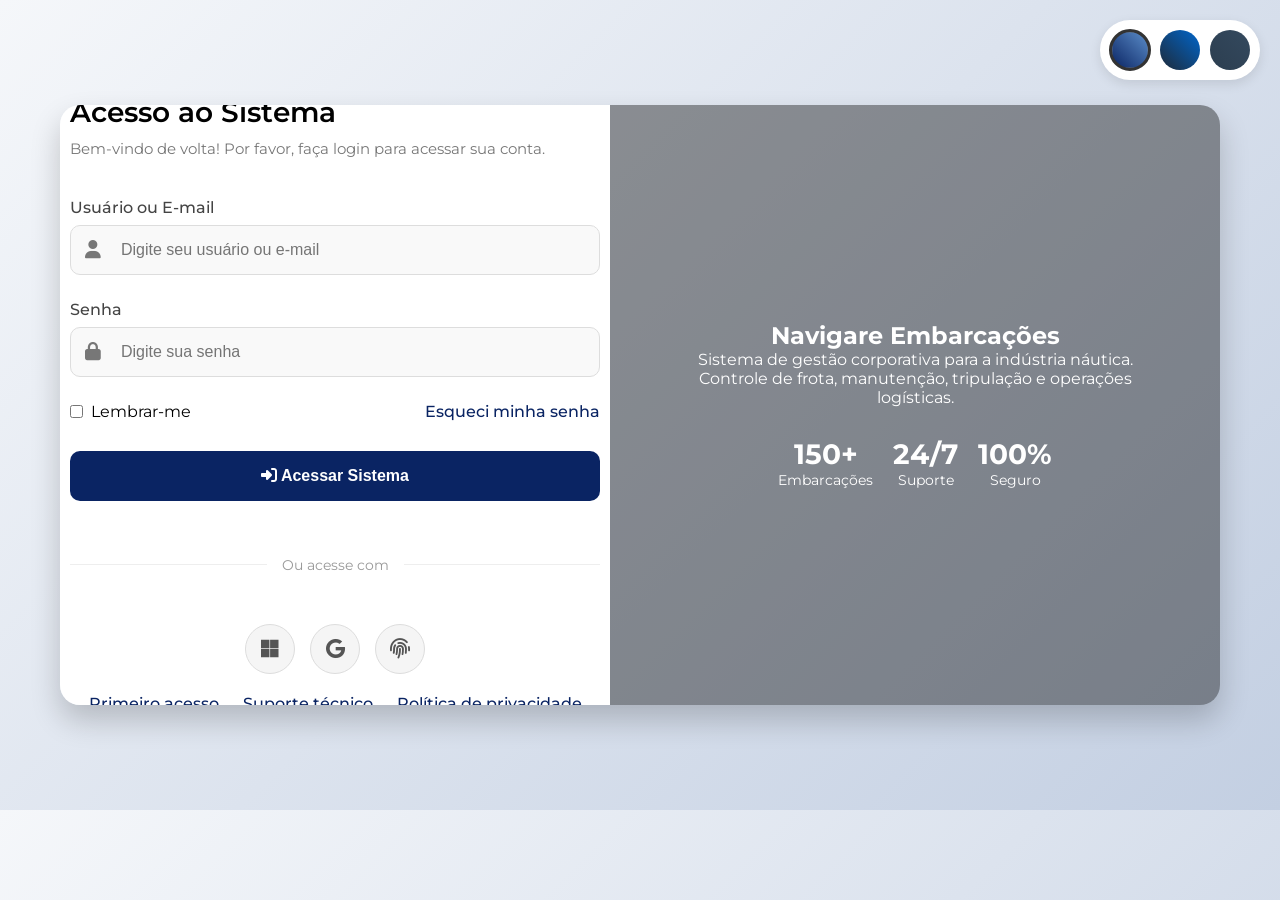
<file: tela2.html>
<!DOCTYPE html>
<html lang="pt-BR">
<head>
    <meta charset="UTF-8">
    <meta name="viewport" content="width=device-width, initial-scale=1.0">
    <title>Login | Empresa de Embarcações</title>
    <link rel="stylesheet" href="https://cdnjs.cloudflare.com/ajax/libs/font-awesome/6.4.0/css/all.min.css">
    <link href="https://fonts.googleapis.com/css2?family=Montserrat:wght@300;400;500;600;700&display=swap" rel="stylesheet">
    <style>
        * {
            margin: 0;
            padding: 0;
            box-sizing: border-box;
        }

        body {
            font-family: 'Montserrat', sans-serif;
            background-color: #f5f7fa;
            height: 90vh;
            display: flex;
            justify-content: center;
            align-items: center;
            background-image: linear-gradient(135deg, #f5f7fa 0%, #c3cfe2 100%);
        }

        .container {
            width: 100%;
            max-width: 1200px;
            padding: 20px;
        }

        /* Seletor de tema */
        .theme-selector {
            position: fixed;
            top: 20px;
            right: 20px;
            z-index: 100;
        }

        .theme-buttons {
            display: flex;
            gap: 10px;
            background: white;
            padding: 10px;
            border-radius: 30px;
            box-shadow: 0 4px 12px rgba(0, 0, 0, 0.1);
        }

        .theme-btn {
            width: 40px;
            height: 40px;
            border-radius: 50%;
            border: none;
            cursor: pointer;
            transition: transform 0.3s ease;
        }

        .theme-btn:hover {
            transform: scale(1.1);
        }

        .theme-btn.active {
            border: 3px solid #333;
            transform: scale(1.05);
        }

        /* Tema 1: Design Náutico Clássico */
        .theme-1 {
            background: linear-gradient(45deg, #0A2463, #5B8DC9);
        }

        /* Tema 2: Design Moderno Corporativo */
        .theme-2 {
            background: linear-gradient(45deg, #1E2A38, #0066CC);
        }

        /* Tema 3: Design Minimalista Premium */
        .theme-3 {
            background: linear-gradient(45deg, #2c3e50, #34495e);
        }

        /* Layout do login */
        .login-wrapper {
            display: flex;
            height: 600px;
            border-radius: 20px;
            overflow: hidden;
            box-shadow: 0 15px 30px rgba(0, 0, 0, 0.2);
            transition: all 0.3s ease;
        }

        /* Coluna esquerda - Formulário */
        .login-form-container {
            flex: 1;
            background-color: white;
            padding: 10px 10px;
            display: flex;
            flex-direction: column;
            justify-content: center;
        }

        /* Coluna direita - Banner */
        .login-banner {
            flex: 1;
            background-size: cover;
            background-position: center;
            position: relative;
            display: flex;
            flex-direction: column;
            justify-content: center;
            align-items: center;
            padding: 40px;
            color: white;
            text-align: center;
        }

        .banner-overlay {
            position: absolute;
            top: 0;
            left: 0;
            width: 100%;
            height: 100%;
            background: rgba(0, 0, 0, 0.4);
            z-index: 1;
        }

        .banner-content {
            position: relative;
            z-index: 2;
            max-width: 500px;
        }

        /* Cabeçalho do formulário */
        .logo {
            display: flex;
            align-items: center;
            margin-bottom: 20px;
        }

        .logo-icon {
            font-size: 32px;
            margin-right: 15px;
        }

        .logo-text {
            font-size: 24px;
            font-weight: 700;
            letter-spacing: 1px;
        }

        .login-header {
            margin-bottom: 40px;
        }

        .login-header h1 {
            font-size: 28px;
            font-weight: 600;
            margin-bottom: 10px;
        }

        .login-header p {
            color: #777;
            font-size: 15px;
        }

        /* Formulário */
        .form-group {
            margin-bottom: 25px;
            position: relative;
        }

        .form-group label {
            display: block;
            margin-bottom: 8px;
            font-weight: 500;
            color: #444;
        }

        .input-with-icon {
            position: relative;
        }

        .input-icon {
            position: absolute;
            left: 15px;
            top: 50%;
            transform: translateY(-50%);
            color: #777;
            font-size: 18px;
        }

        .form-control {
            width: 100%;
            padding: 15px 15px 15px 50px;
            border: 1px solid #ddd;
            border-radius: 10px;
            font-size: 16px;
            transition: all 0.3s;
            background-color: #f9f9f9;
        }

        .form-control:focus {
            outline: none;
            border-color: #5B8DC9;
            box-shadow: 0 0 0 3px rgba(91, 141, 201, 0.2);
            background-color: white;
        }

        /* Checkbox */
        .remember-forgot {
            display: flex;
            justify-content: space-between;
            align-items: center;
            margin-bottom: 30px;
        }

        .checkbox-container {
            display: flex;
            align-items: center;
        }

        .checkbox-container input {
            margin-right: 8px;
        }

        .forgot-link {
            color: #5B8DC9;
            text-decoration: none;
            font-weight: 500;
            transition: color 0.3s;
        }

        .forgot-link:hover {
            color: #0A2463;
            text-decoration: underline;
        }

        /* Botão */
        .btn-login {
            width: 100%;
            padding: 16px;
            background-color: #0A2463;
            color: white;
            border: none;
            border-radius: 10px;
            font-size: 16px;
            font-weight: 600;
            cursor: pointer;
            transition: all 0.3s;
            margin-bottom: 25px;
        }

        .btn-login:hover {
            background-color: #5B8DC9;
            transform: translateY(-2px);
            box-shadow: 0 7px 14px rgba(0, 0, 0, 0.1);
        }

        .btn-login:active {
            transform: translateY(0);
        }

        /* Links adicionais */
        .additional-links {
            text-align: center;
            margin-top: 20px;
        }

        .additional-links a {
            color: #5B8DC9;
            text-decoration: none;
            margin: 0 10px;
            font-weight: 500;
            transition: color 0.3s;
        }

        .additional-links a:hover {
            color: #0A2463;
            text-decoration: underline;
        }

        .divider {
            display: flex;
            align-items: center;
            margin: 30px 0;
            color: #999;
        }

        .divider::before,
        .divider::after {
            content: "";
            flex: 1;
            height: 1px;
            background-color: #eee;
        }

        .divider span {
            padding: 0 15px;
            font-size: 14px;
        }

        /* Social login */
        .social-login {
            display: flex;
            justify-content: center;
            gap: 15px;
            margin-top: 20px;
        }

        .social-btn {
            width: 50px;
            height: 50px;
            border-radius: 50%;
            display: flex;
            justify-content: center;
            align-items: center;
            background-color: #f5f5f5;
            color: #555;
            font-size: 20px;
            border: 1px solid #ddd;
            cursor: pointer;
            transition: all 0.3s;
        }

        .social-btn:hover {
            transform: translateY(-3px);
            box-shadow: 0 5px 10px rgba(0, 0, 0, 0.1);
        }

        /* Rodapé */
        .login-footer {
            margin-top: 30px;
            text-align: center;
            color: #888;
            font-size: 13px;
        }

        /* Efeitos específicos por tema */
        .theme-1-active .logo-text {
            color: #0A2463;
        }

        .theme-1-active .btn-login {
            background-color: #0A2463;
        }

        .theme-1-active .btn-login:hover {
            background-color: #5B8DC9;
        }

        .theme-1-active .forgot-link,
        .theme-1-active .additional-links a {
            color: #0A2463;
        }

        .theme-1-active .login-banner {
            background-image: url('https://images.unsplash.com/photo-1544551763-46a013bb70d5?ixlib=rb-4.0.3&ixid=M3wxMjA3fDB8MHxwaG90by1wYWdlfHx8fGVufDB8fHx8fA%3D%3D&auto=format&fit=crop&w=1470&q=80');
        }

        .theme-2-active .logo-text {
            color: #1E2A38;
        }

        .theme-2-active .btn-login {
            background-color: #0066CC;
        }

        .theme-2-active .btn-login:hover {
            background-color: #0052a3;
        }

        .theme-2-active .forgot-link,
        .theme-2-active .additional-links a {
            color: #0066CC;
        }

        .theme-2-active .login-banner {
            background-image: url('https://images.unsplash.com/photo-1505740420928-5e560c06d30e?ixlib=rb-4.0.3&ixid=M3wxMjA3fDB8MHxwaG90by1wYWdlfHx8fGVufDB8fHx8fA%3D%3D&auto=format&fit=crop&w=1470&q=80');
        }

        .theme-3-active .logo-text {
            color: #2c3e50;
        }

        .theme-3-active .btn-login {
            background-color: #2c3e50;
        }

        .theme-3-active .btn-login:hover {
            background-color: #34495e;
        }

        .theme-3-active .forgot-link,
        .theme-3-active .additional-links a {
            color: #2c3e50;
        }

        .theme-3-active .login-banner {
            background-image: url('https://cdn.wilsonsons.com.br/wp-content/uploads/2023/10/DJI_0155-HDR.teconsalvadorblog-1-scaled.jpg');
        }

        /* Responsividade */
        @media (max-width: 992px) {
            .login-wrapper {
                flex-direction: column;
                height: auto;
                max-width: 500px;
                margin: 0 auto;
            }

            .login-banner {
                min-height: 250px;
                order: -1;
            }

            .login-form-container {
                padding: 40px 30px;
            }
        }

        @media (max-width: 576px) {
            .login-form-container {
                padding: 30px 20px;
            }

            .login-header h1 {
                font-size: 24px;
            }

            .remember-forgot {
                flex-direction: column;
                align-items: flex-start;
                gap: 15px;
            }

            .additional-links {
                display: flex;
                flex-direction: column;
                gap: 10px;
            }

            .theme-selector {
                position: relative;
                top: 0;
                right: 0;
                margin-bottom: 20px;
                display: flex;
                justify-content: center;
            }
        }

        /* Animações */
        @keyframes fadeIn {
            from { opacity: 0; transform: translateY(20px); }
            to { opacity: 1; transform: translateY(0); }
        }

        .login-form-container, .banner-content {
            animation: fadeIn 0.8s ease-out;
        }

        /* Modal de recuperação de senha */
        .modal {
            display: none;
            position: fixed;
            top: 0;
            left: 0;
            width: 100%;
            height: 100%;
            background-color: rgba(0, 0, 0, 0.5);
            z-index: 1000;
            justify-content: center;
            align-items: center;
        }

        .modal-content {
            background-color: white;
            padding: 40px;
            border-radius: 15px;
            width: 90%;
            max-width: 500px;
            box-shadow: 0 15px 30px rgba(0, 0, 0, 0.2);
            position: relative;
        }

        .close-modal {
            position: absolute;
            top: 15px;
            right: 20px;
            font-size: 28px;
            cursor: pointer;
            color: #777;
        }

        .close-modal:hover {
            color: #333;
        }
    </style>
</head>
<body class="theme-1-active">
    <div class="container">
        <!-- Seletor de tema -->
        <div class="theme-selector">
            <div class="theme-buttons">
                <button class="theme-btn theme-1 active" data-theme="1" title="Tema Náutico Clássico"></button>
                <button class="theme-btn theme-2" data-theme="2" title="Tema Moderno Corporativo"></button>
                <button class="theme-btn theme-3" data-theme="3" title="Tema Minimalista Premium"></button>
            </div>
        </div>

        <!-- Wrapper de login -->
        <div class="login-wrapper">
            <!-- Coluna do formulário -->
            <div class="login-form-container">
                <div class="logo">
                    <div class="logo-icon">
                        <i class="fas fa-anchor"></i>
                    </div>
                    <div class="logo-text">NAVIGARE</div>
                </div>

                <div class="login-header">
                    <h1>Acesso ao Sistema</h1>
                    <p>Bem-vindo de volta! Por favor, faça login para acessar sua conta.</p>
                </div>

                <form id="loginForm">
                    <div class="form-group">
                        <label for="username">Usuário ou E-mail</label>
                        <div class="input-with-icon">
                            <i class="fas fa-user input-icon"></i>
                            <input type="text" id="username" class="form-control" placeholder="Digite seu usuário ou e-mail" required>
                        </div>
                    </div>

                    <div class="form-group">
                        <label for="password">Senha</label>
                        <div class="input-with-icon">
                            <i class="fas fa-lock input-icon"></i>
                            <input type="password" id="password" class="form-control" placeholder="Digite sua senha" required>
                        </div>
                    </div>

                    <div class="remember-forgot">
                        <div class="checkbox-container">
                            <input type="checkbox" id="remember">
                            <label for="remember">Lembrar-me</label>
                        </div>
                        <a href="#" class="forgot-link" id="forgotPassword">Esqueci minha senha</a>
                    </div>

                    <button type="submit" class="btn-login">
                        <i class="fas fa-sign-in-alt"></i> Acessar Sistema
                    </button>
                </form>

                <div class="divider">
                    <span>Ou acesse com</span>
                </div>

                <div class="social-login">
                    <div class="social-btn">
                        <i class="fab fa-microsoft"></i>
                    </div>
                    <div class="social-btn">
                        <i class="fab fa-google"></i>
                    </div>
                    <div class="social-btn">
                        <i class="fas fa-fingerprint"></i>
                    </div>
                </div>

                <div class="additional-links">
                    <a href="#" id="firstAccess">Primeiro acesso</a>
                    <a href="#" id="support">Suporte técnico</a>
                    <a href="#" id="privacy">Política de privacidade</a>
                </div>

                <div class="login-footer">
                    <p>© 2023 Navigare Embarcações. Todos os direitos reservados.</p>
                    <p>v2.1.4 | Sistema de gestão náutica</p>
                </div>
            </div>

            <!-- Coluna do banner -->
            <div class="login-banner">
                <div class="banner-overlay"></div>
                <div class="banner-content">
                    <h2>Navigare Embarcações</h2>
                    <p>Sistema de gestão corporativa para a indústria náutica. Controle de frota, manutenção, tripulação e operações logísticas.</p>
                    <div style="margin-top: 30px; display: flex; justify-content: center; gap: 20px;">
                        <div style="text-align: center;">
                            <div style="font-size: 28px; font-weight: 700;">150+</div>
                            <div style="font-size: 14px;">Embarcações</div>
                        </div>
                        <div style="text-align: center;">
                            <div style="font-size: 28px; font-weight: 700;">24/7</div>
                            <div style="font-size: 14px;">Suporte</div>
                        </div>
                        <div style="text-align: center;">
                            <div style="font-size: 28px; font-weight: 700;">100%</div>
                            <div style="font-size: 14px;">Seguro</div>
                        </div>
                    </div>
                </div>
            </div>
        </div>
    </div>

    <!-- Modal de recuperação de senha -->
    <div id="passwordModal" class="modal">
        <div class="modal-content">
            <span class="close-modal">&times;</span>
            <h2>Recuperar Senha</h2>
            <p>Digite seu e-mail cadastrado para receber as instruções de recuperação de senha.</p>
            <form id="recoveryForm" style="margin-top: 20px;">
                <div class="form-group">
                    <label for="recoveryEmail">E-mail</label>
                    <input type="email" id="recoveryEmail" class="form-control" placeholder="seu@email.com" required>
                </div>
                <button type="submit" class="btn-login" style="margin-top: 10px;">Enviar Instruções</button>
            </form>
        </div>
    </div>

    <script>
        // Controle dos temas
        document.addEventListener('DOMContentLoaded', function() {
            const themeButtons = document.querySelectorAll('.theme-btn');
            const body = document.body;
            
            themeButtons.forEach(button => {
                button.addEventListener('click', function() {
                    const theme = this.getAttribute('data-theme');
                    
                    // Remove todas as classes de tema ativo
                    body.classList.remove('theme-1-active', 'theme-2-active', 'theme-3-active');
                    
                    // Adiciona a classe do tema selecionado
                    body.classList.add(`theme-${theme}-active`);
                    
                    // Atualiza botões ativos
                    themeButtons.forEach(btn => btn.classList.remove('active'));
                    this.classList.add('active');
                });
            });
            
            // Modal de recuperação de senha
            const forgotPasswordLink = document.getElementById('forgotPassword');
            const passwordModal = document.getElementById('passwordModal');
            const closeModal = document.querySelector('.close-modal');
            
            forgotPasswordLink.addEventListener('click', function(e) {
                e.preventDefault();
                passwordModal.style.display = 'flex';
            });
            
            closeModal.addEventListener('click', function() {
                passwordModal.style.display = 'none';
            });
            
            window.addEventListener('click', function(e) {
                if (e.target === passwordModal) {
                    passwordModal.style.display = 'none';
                }
            });
            
            // Validação do formulário de login
            const loginForm = document.getElementById('loginForm');
            loginForm.addEventListener('submit', function(e) {
                e.preventDefault();
                
                const username = document.getElementById('username').value;
                const password = document.getElementById('password').value;
                
                // Validação simples
                if (username.trim() === '' || password.trim() === '') {
                    alert('Por favor, preencha todos os campos.');
                    return;
                }
                
                // Simulação de login bem-sucedido
                const loginBtn = loginForm.querySelector('.btn-login');
                const originalText = loginBtn.innerHTML;
                
                loginBtn.innerHTML = '<i class="fas fa-spinner fa-spin"></i> Acessando...';
                loginBtn.disabled = true;
                
                // Simulação de requisição
                setTimeout(() => {
                    alert('Login realizado com sucesso! Redirecionando...');
                    loginBtn.innerHTML = originalText;
                    loginBtn.disabled = false;
                    
                    // Aqui normalmente redirecionaria para a dashboard
                    // window.location.href = 'dashboard.html';
                }, 1500);
            });
            
            // Validação do formulário de recuperação
            const recoveryForm = document.getElementById('recoveryForm');
            recoveryForm.addEventListener('submit', function(e) {
                e.preventDefault();
                
                const email = document.getElementById('recoveryEmail').value;
                
                if (!validateEmail(email)) {
                    alert('Por favor, insira um e-mail válido.');
                    return;
                }
                
                alert(`Instruções de recuperação enviadas para: ${email}`);
                passwordModal.style.display = 'none';
                recoveryForm.reset();
            });
            
            function validateEmail(email) {
                const re = /^[^\s@]+@[^\s@]+\.[^\s@]+$/;
                return re.test(email);
            }
            
            // Links adicionais
            document.getElementById('firstAccess').addEventListener('click', function(e) {
                e.preventDefault();
                alert('Entre em contato com o administrador do sistema para criar seu primeiro acesso.');
            });
            
            document.getElementById('support').addEventListener('click', function(e) {
                e.preventDefault();
                alert('Suporte técnico: suporte@navigare.com.br | (11) 99999-9999');
            });
            
            document.getElementById('privacy').addEventListener('click', function(e) {
                e.preventDefault();
                alert('Política de privacidade disponível em: https://navigare.com.br/privacidade');
            });
            
            // Adicionar funcionalidade aos botões de login social
            document.querySelectorAll('.social-btn').forEach(btn => {
                btn.addEventListener('click', function() {
                    const icon = this.querySelector('i').className;
                    let provider = '';
                    
                    if (icon.includes('microsoft')) provider = 'Microsoft';
                    else if (icon.includes('google')) provider = 'Google';
                    else if (icon.includes('fingerprint')) provider = 'Biometria';
                    
                    alert(`Login com ${provider} selecionado. Em uma implementação real, isso redirecionaria para a autenticação do provedor.`);
                });
            });
        });
    </script>
</body>
</html>
</file>
